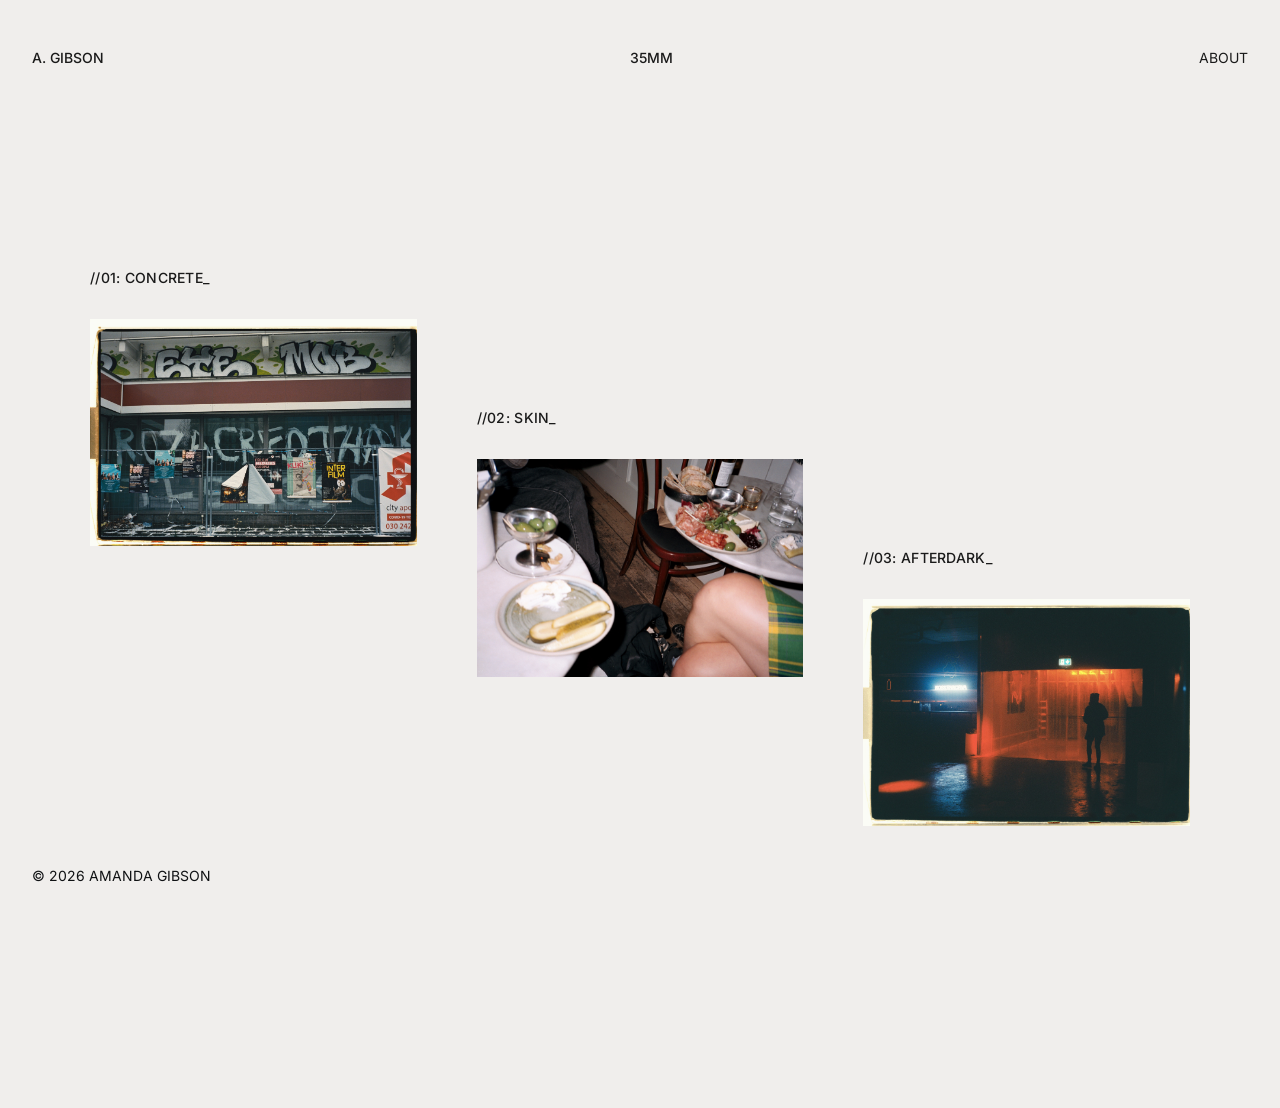
<file: index.html>
<!doctype html>
<html lang="en">
  <head>
    <meta charset="UTF-8" />
    <meta name="viewport" content="width=device-width, initial-scale=1.0" />
    <link rel="stylesheet" href="styles.css" />
    <title>35MM | A. GIBSON</title>
  </head>
  <body>
    <header class="site-header">
      <div class="brand">A. GIBSON</div>
      <div class="brand">35mm</div>
      <nav class="nav">
        <a class="about-link" href="/about.html">About</a>
      </nav>
    </header>

    <main class="image-gallery">
      <div class="gallery-container">
        <a class="collection-item" href="/work/concrete.html">
          <p class="collection-name">//01: Concrete_</p>
          <img
            class="collection-image"
            src="/images/concrete/overwritten.JPG"
            alt="Graffiti on a building facade in Berlin"
          />
          <div class="image-caption">
            <p class="title">the setting</p>
            <p class="subtitle">Berlin | Stockholm</p>
          </div>
        </a>

        <a class="collection-item" href="/work/skin.html">
          <p class="collection-name">//02: Skin_</p>
          <img
            class="collection-image"
            src="/images/skin/tables.jpg"
            alt="Tables with food and wine in a restaurant"
          />
          <div class="image-caption">
            <p class="title">the life</p>
            <p class="subtitle">Södermalm</p>
          </div>
        </a>

        <a class="collection-item" href="/work/afterdark.html">
          <p class="collection-name">//03: AfterDark_</p>
          <img
            class="collection-image"
            src="/images/afterdark/within-cells-interlinked.JPG"
            alt="The silhouette of a person illuminated by a red light in a dark room"
          />
          <div class="image-caption">
            <p class="title">the aftermath</p>
            <p class="subtitle">Stockholm | Södermalm</p>
          </div>
        </a>
      </div>
    </main>

    <footer class="site-footer">
      <div class="container">
        <p>&copy; 2026 Amanda Gibson</p>
      </div>
    </footer>
  </body>
</html>
</file>
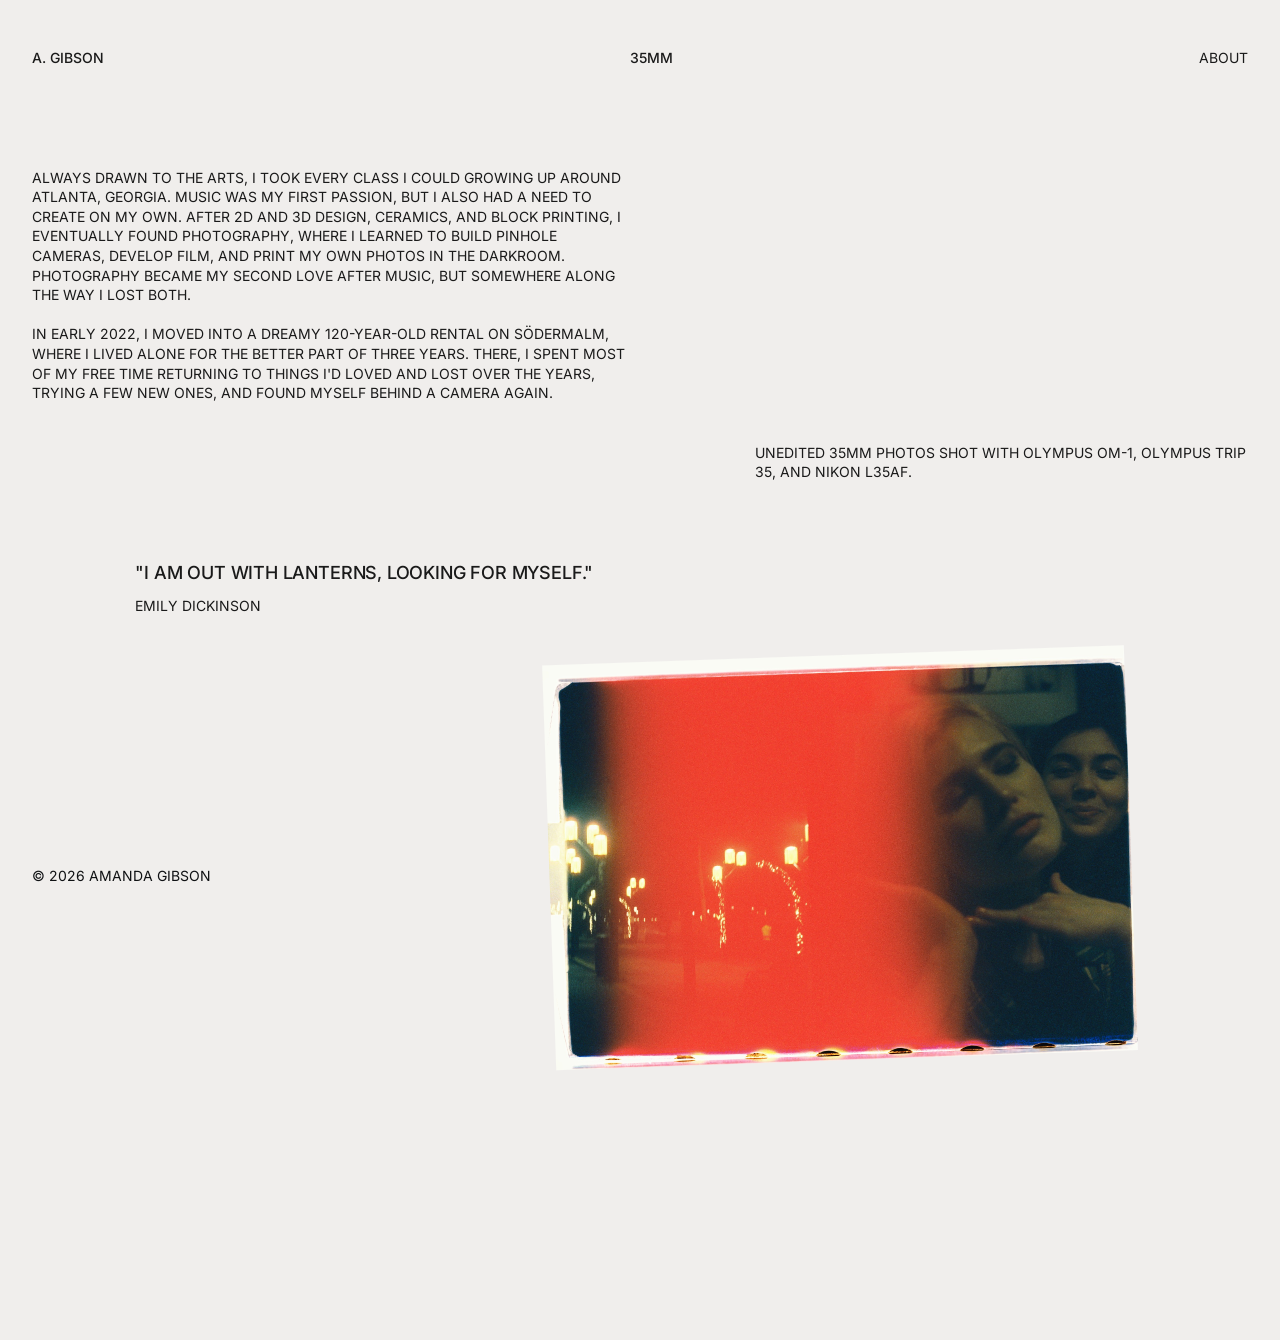
<file: about.html>
<!doctype html>
<html lang="en">
  <head>
    <meta charset="UTF-8" />
    <meta name="viewport" content="width=device-width, initial-scale=1.0" />
    <link rel="stylesheet" href="styles.css" />
    <title>ABOUT | A. GIBSON</title>
  </head>
  <body>
    <header class="site-header">
      <a class="brand" href="/index.html">A. GIBSON</a>
      <div class="brand">35mm</div>
      <nav class="nav">
        <a class="about-link" href="/about.html">About</a>
      </nav>
    </header>
    <main class="about">
      <div class="about-bio">
        <p>
          Always drawn to the arts, I took every class I could growing up around
          Atlanta, Georgia. Music was my first passion, but I also had a need to
          create on my own. After 2D and 3D design, ceramics, and block
          printing, I eventually found photography, where I learned to build
          pinhole cameras, develop film, and print my own photos in the
          darkroom. Photography became my second love after music, but somewhere
          along the way I lost both.
        </p>
        <p>
          In early 2022, I moved into a dreamy 120-year-old rental on Södermalm,
          where I lived alone for the better part of three years. There, I spent
          most of my free time returning to things I'd loved and lost over the
          years, trying a few new ones, and found myself behind a camera again.
        </p>
      </div>

      <blockquote class="about-quote">
        <p>"I am out with lanterns, looking for myself."</p>
        <footer>Emily Dickinson</footer>
      </blockquote>

      <p class="about-gear">
        Unedited 35mm photos shot with Olympus OM-1, Olympus Trip 35, and Nikon
        L35AF.
      </p>

      <figure class="about-photo">
        <img
          class="collection-image"
          src="/images/afterdark/lightleaks.JPG"
          alt="Lightleaks"
        />
      </figure>
    </main>

    <footer class="site-footer">
      <div class="container">
        <p>&copy; 2026 Amanda Gibson</p>
      </div>
    </footer>
  </body>
</html>
</file>
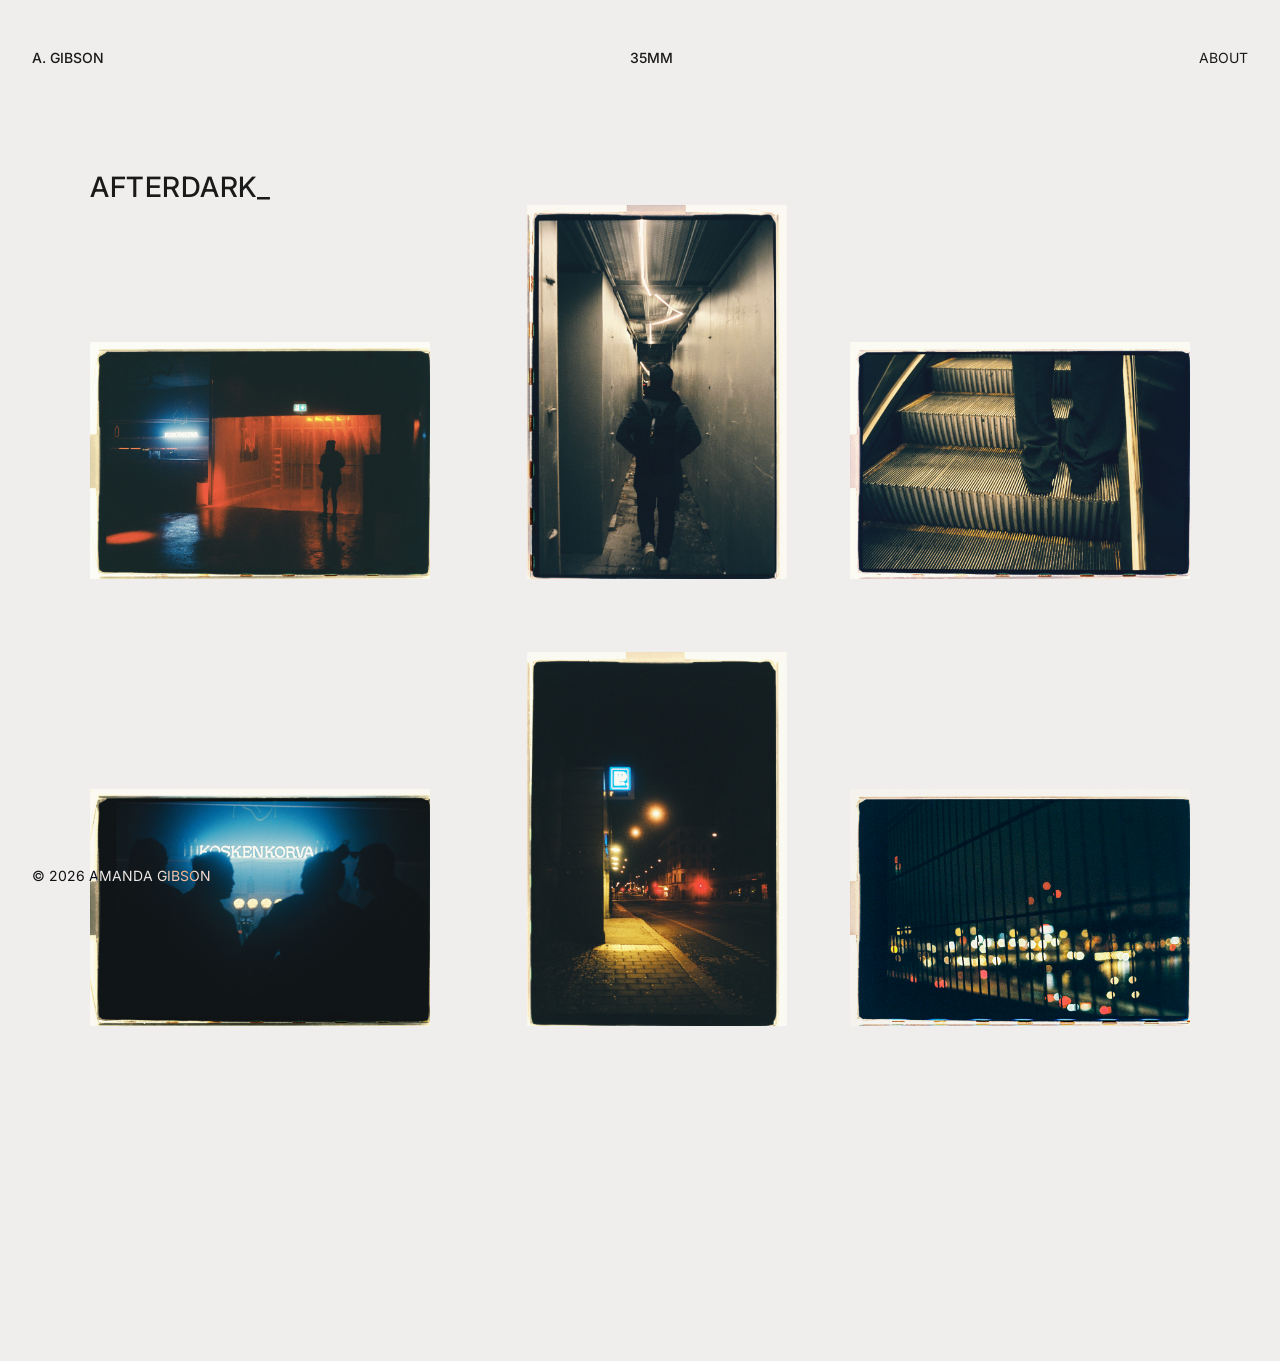
<file: work/afterdark.html>
<!doctype html>
<html lang="en">
  <head>
    <meta charset="UTF-8" />
    <meta name="viewport" content="width=device-width, initial-scale=1.0" />
    <link rel="stylesheet" href="/styles.css" />
    <title>Afterdark_ | A. GIBSON</title>
  </head>
  <body>
    <header class="site-header">
      <a class="brand" href="/index.html">A. GIBSON</a>
      <div class="brand">35mm</div>
      <nav class="nav">
        <a class="about-link" href="/about.html">About</a>
      </nav>
    </header>

    <main class="image-gallery image-gallery--collection">
      <h1 class="collection-name">Afterdark_</h1>

      <div class="gallery-container">
        <figure class="collection-photo">
          <img
            class="collection-image"
            src="/images/afterdark/within-cells-interlinked.JPG"
            alt="The silhouette of a person illuminated by a red light in a dark room"
          />
          <div class="image-caption">
            <p class="location">Stockholm</p>
            <p class="details">Kodak Portra 400 | Olympus Trip 35</p>
          </div>
        </figure>

        <figure class="collection-photo">
          <img
            class="collection-image collection-image--landscape"
            src="/images/afterdark/passage.JPG"
            alt="A person walking through a passageway with their back to you"
          />
          <div class="image-caption">
            <p class="location">Stockholm</p>
            <p class="details">Kodak Portra 400 | Olympus Trip 35</p>
          </div>
        </figure>

        <figure class="collection-photo">
          <img
            class="collection-image"
            src="/images/afterdark/ascent.JPG"
            alt="The back of a persons pants and shoes on an escalator"
          />
          <div class="image-caption">
            <p class="location">Stockholm</p>
            <Kodak class="details">Kodak Portra 400 | Olympus Trip 35</p>
          </div>
        </figure>

        <figure class="collection-photo">
          <img
            class="collection-image"
            src="/images/afterdark/koskenkorva.JPG"
            alt="Sillouettes illuminated in a dark room by a blue Koskenkorva sign"
          />
          <div class="image-caption">
            <p class="location">Stockholm</p>
            <p class="details">Kodak Portra 400 | Olympus Trip 35</p>
          </div>
        </figure>

        <figure class="collection-photo">
          <img
            class="collection-image collection-image--landscape"
            src="/images/afterdark/propavan.JPG"
            alt="An empty, dark, city street illuminated by a parking garage sign and streetlights"
          />
          <div class="image-caption">
            <p class="location">Södermalm</p>
            <p class="details">Kodak Portra 400 | Olympus Trip 35</p>
          </div>
        </figure>

        <figure class="collection-photo">
          <img
            class="collection-image"
            src="/images/afterdark/between-hours.jpg"
            alt="The blurry lights of a city skyline behind a chainlink fence."
          />
          <div class="image-caption">
            <p class="location">Södermalm</p>
            <p class="details">Kodak Portra 400 | Olympus OM-1</p>
          </div>
        </figure>
      </div>
    </main>

    <footer class="site-footer">
      <div class="container">
        <p>&copy; 2026 Amanda Gibson</p>
      </div>
    </footer>
  </body>
</html>
</file>
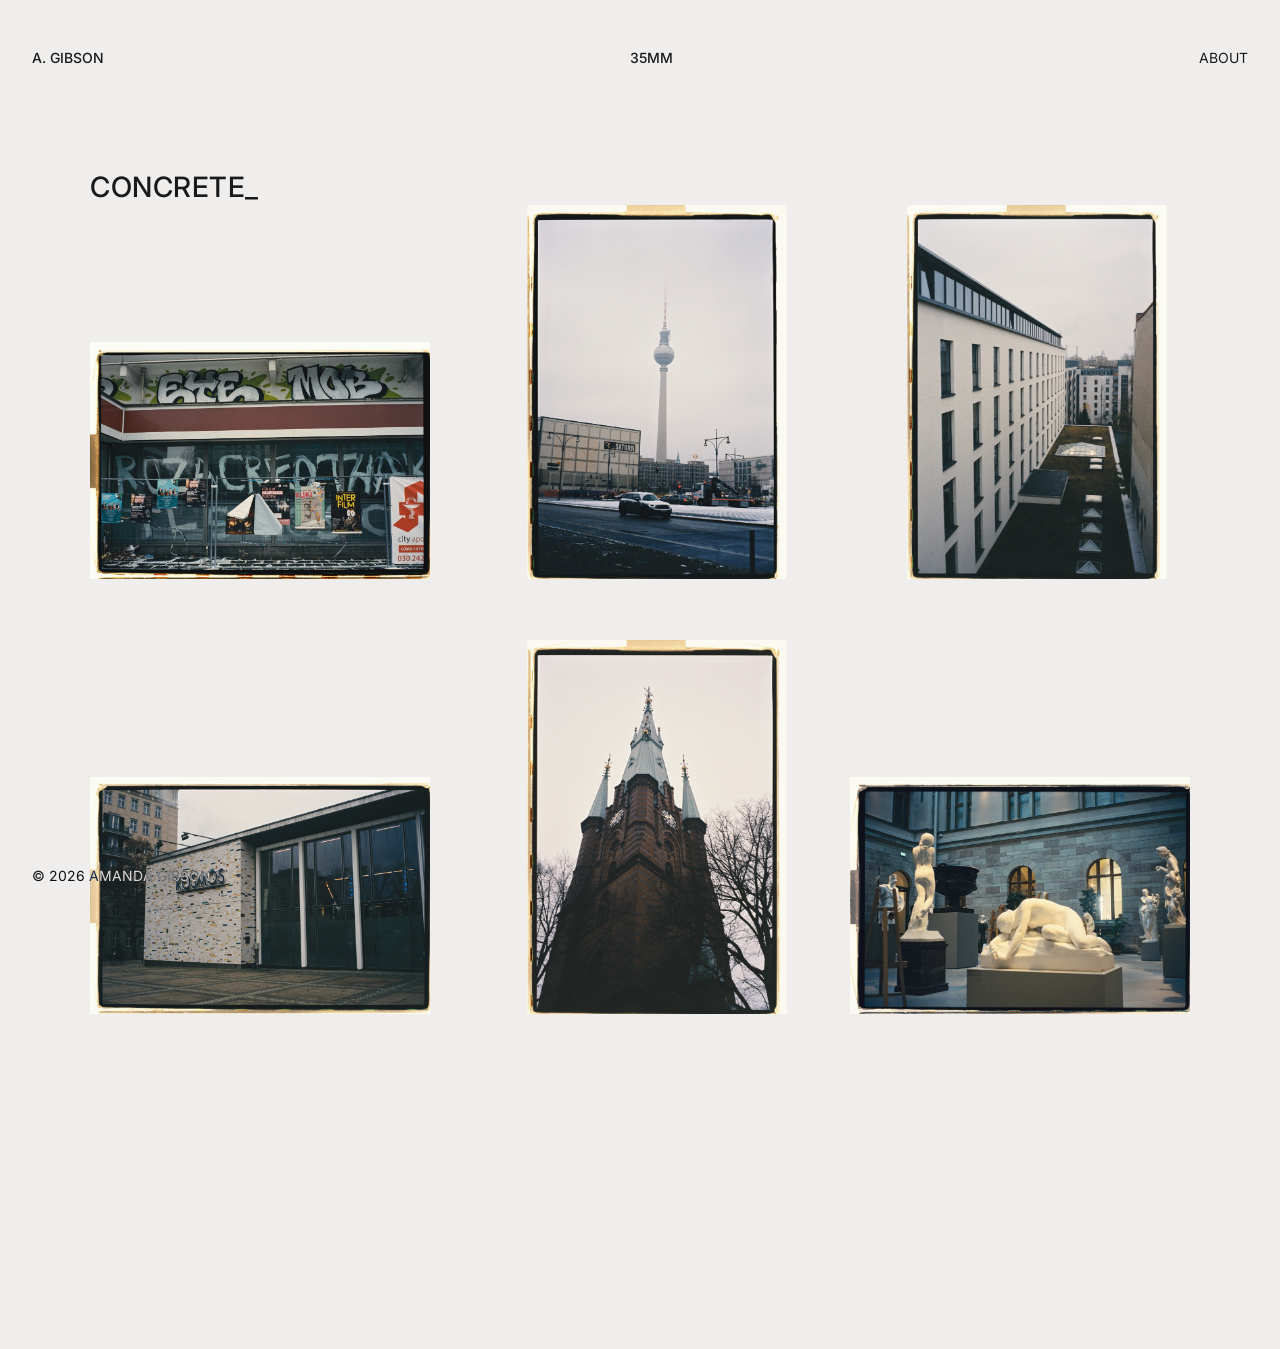
<file: work/concrete.html>
<!doctype html>
<html lang="en">
  <head>
    <meta charset="UTF-8" />
    <meta name="viewport" content="width=device-width, initial-scale=1.0" />
    <link rel="stylesheet" href="/styles.css" />
    <title>Concrete_ | A. GIBSON</title>
  </head>
  <body>
    <header class="site-header">
      <a class="brand" href="/index.html">A. GIBSON</a>
      <div class="brand">35mm</div>
      <nav class="nav">
        <a class="about-link" href="/about.html">About</a>
      </nav>
    </header>

    <main class="image-gallery image-gallery--collection">
      <h1 class="collection-name">Concrete_</h1>
      <div class="gallery-container">
        <figure class="collection-photo">
          <img
            class="collection-image"
            src="/images/concrete/overwritten.JPG"
            alt="Graffiti on a building facade in Berlin"
          />
          <div class="image-caption">
            <p class="location">Berlin</p>
            <p class="details">Kodak Portra 400 | Olympus Trip 35</p>
          </div>
        </figure>

        <figure class="collection-photo">
          <img
            class="collection-image collection-image--landscape"
            src="/images/concrete/fernsehturm.JPG"
            alt="Fernsehturm tower in Berlin"
          />
          <div class="image-caption">
            <p class="location">Berlin</p>
            <p class="details">Kodak Portra 400 | Olympus Trip 35</p>
          </div>
        </figure>

        <figure class="collection-photo">
          <img
            class="collection-image collection-image--landscape"
            src="/images/concrete/repetition.JPG"
            alt="A view of a building with repeating windows in Berlin"
          />
          <div class="image-caption">
            <p class="location">Berlin</p>
            <p class="details">Kodak Portra 400 | Olympus Trip 35</p>
          </div>
        </figure>

        <figure class="collection-photo">
          <img
            class="collection-image"
            src="/images/concrete/kosmos.JPG"
            alt="The Kosmos building facade in Berlin"
          />
          <div class="image-caption">
            <p class="location">Berlin</p>
            <p class="details">Kodak Portra 400 | Olympus Trip 35</p>
          </div>
        </figure>

        <figure class="collection-photo">
          <img
            class="collection-image collection-image--landscape"
            src="/images/concrete/spire.JPG"
            alt="A church spire in Stockholm with barren trees in the foreground"
          />
          <div class="image-caption">
            <p class="location">Stockholm</p>
            <p class="details">Kodak Portra 400 | Olympus Trip 35</p>
          </div>
        </figure>

        <figure class="collection-photo">
          <img
            class="collection-image"
            src="/images/concrete/carved.JPG"
            alt="The statue garden inside Stockholms Nationalmuseum"
          />
          <div class="image-caption">
            <p class="location">Stockholm</p>
            <p class="details">Kodak Portra 400 | Olympus Trip 35</p>
          </div>
        </figure>
      </div>
    </main>

    <footer class="site-footer">
      <div class="container">
        <p>&copy; 2026 Amanda Gibson</p>
      </div>
    </footer>
  </body>
</html>
</file>
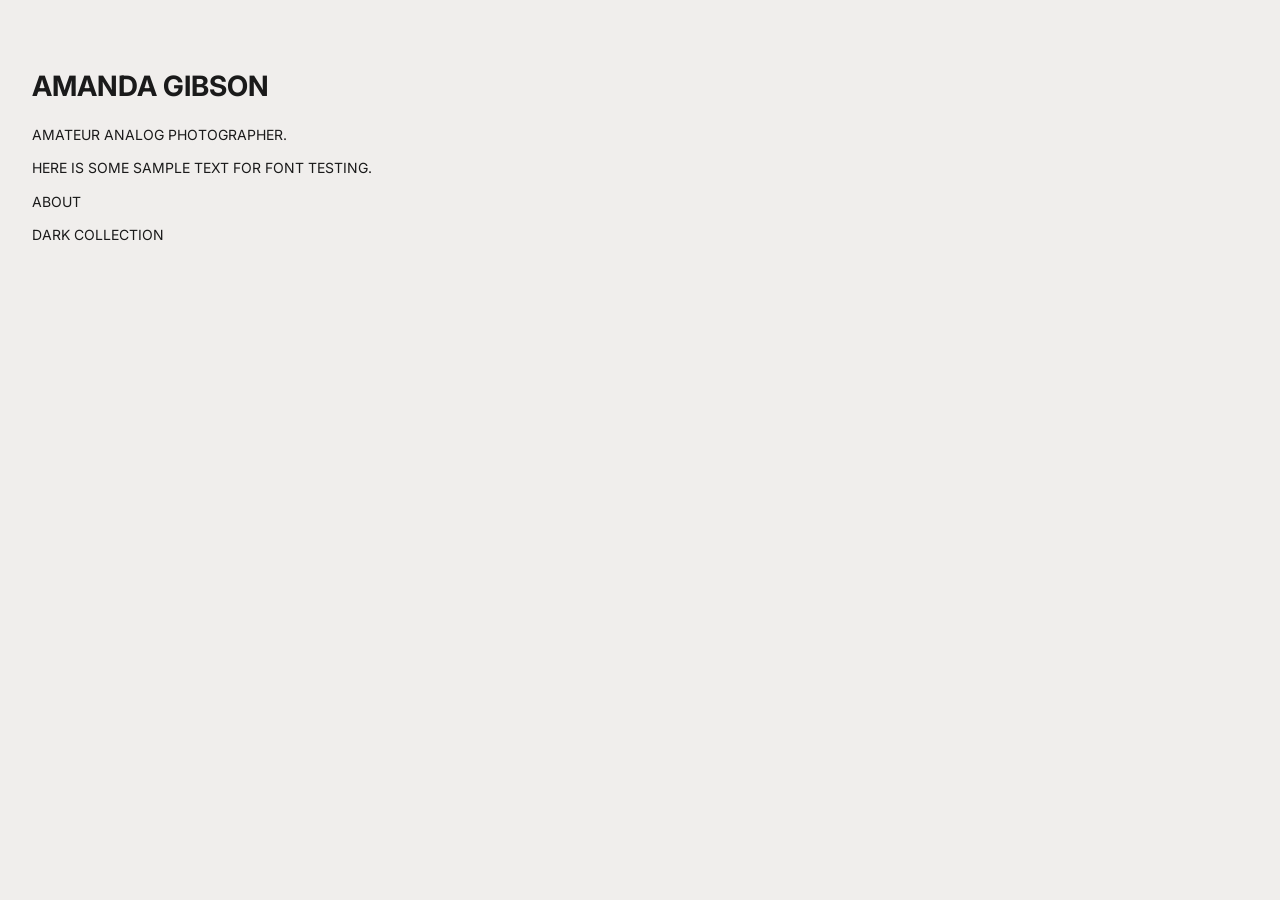
<file: work/dark.html>
<!doctype html>
<html lang="en">
  <head>
    <meta charset="UTF-8" />
    <meta name="viewport" content="width=device-width, initial-scale=1.0" />
    <link rel="stylesheet" href="/styles.css" />
    <title>Amanda Gibson | 35mm</title>
  </head>
  <body>
    <header class="site-header">
      <div class="header-container">
        <h1>Amanda Gibson</h1>
        <p>Amateur Analog Photographer.</p>
        <p>Here is some sample text for font testing.</p>
        <nav class="nav">
          <a class="about-link" href="/about.html">About</a>
        </nav>
      </div>
    </header>
    <p>Dark Collection</p>
  </body>
</html>
</file>
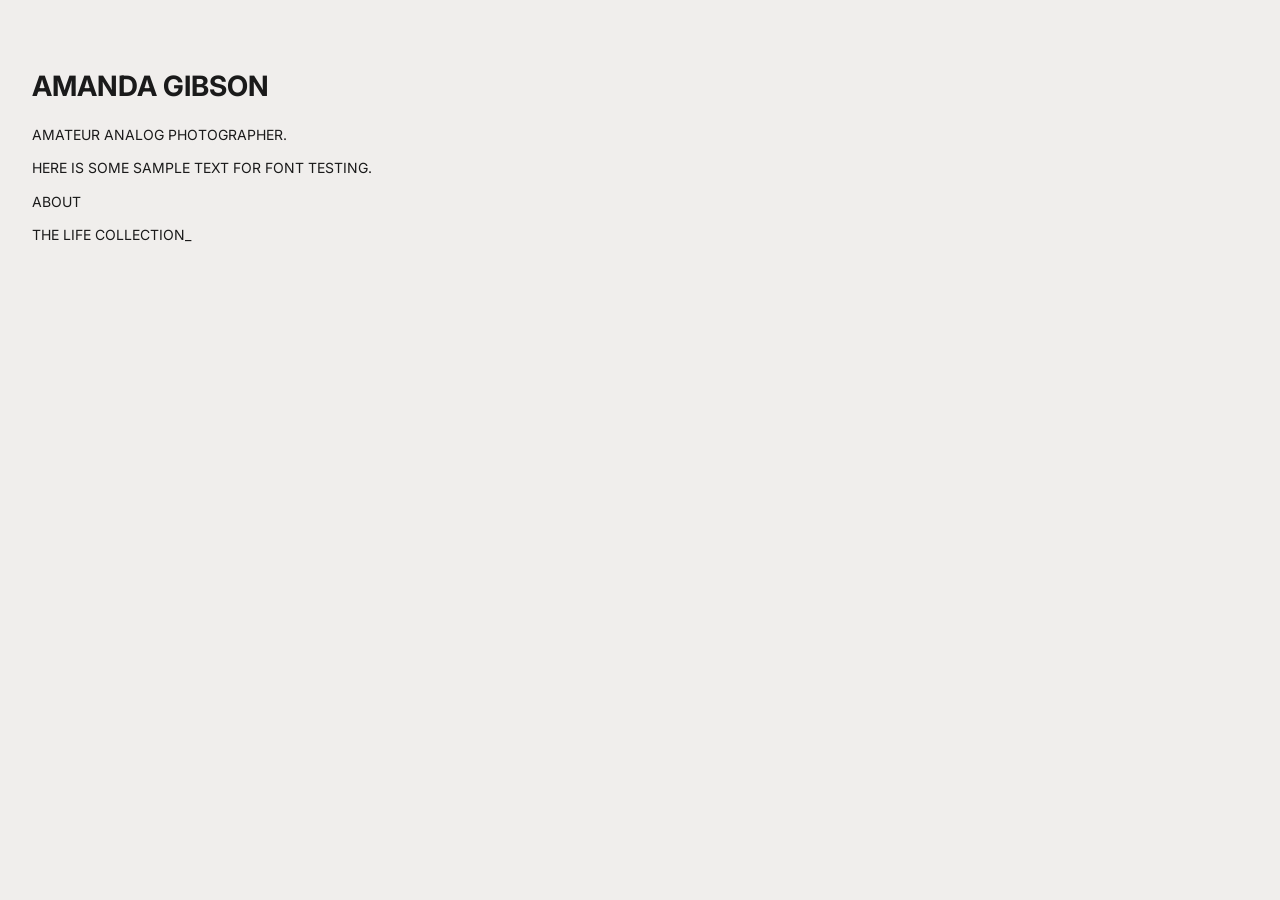
<file: work/life.html>
<!doctype html>
<html lang="en">
  <head>
    <meta charset="UTF-8" />
    <meta name="viewport" content="width=device-width, initial-scale=1.0" />
    <link rel="stylesheet" href="/styles.css" />
    <title>Amanda Gibson | 35mm</title>
  </head>
  <body>
    <header class="site-header">
      <div class="header-container">
        <h1>Amanda Gibson</h1>
        <p>Amateur Analog Photographer.</p>
        <p>Here is some sample text for font testing.</p>
        <nav class="nav">
          <a class="about-link" href="/about.html">About</a>
        </nav>
      </div>
    </header>
    <p>The Life Collection_</p>
  </body>
</html>
</file>
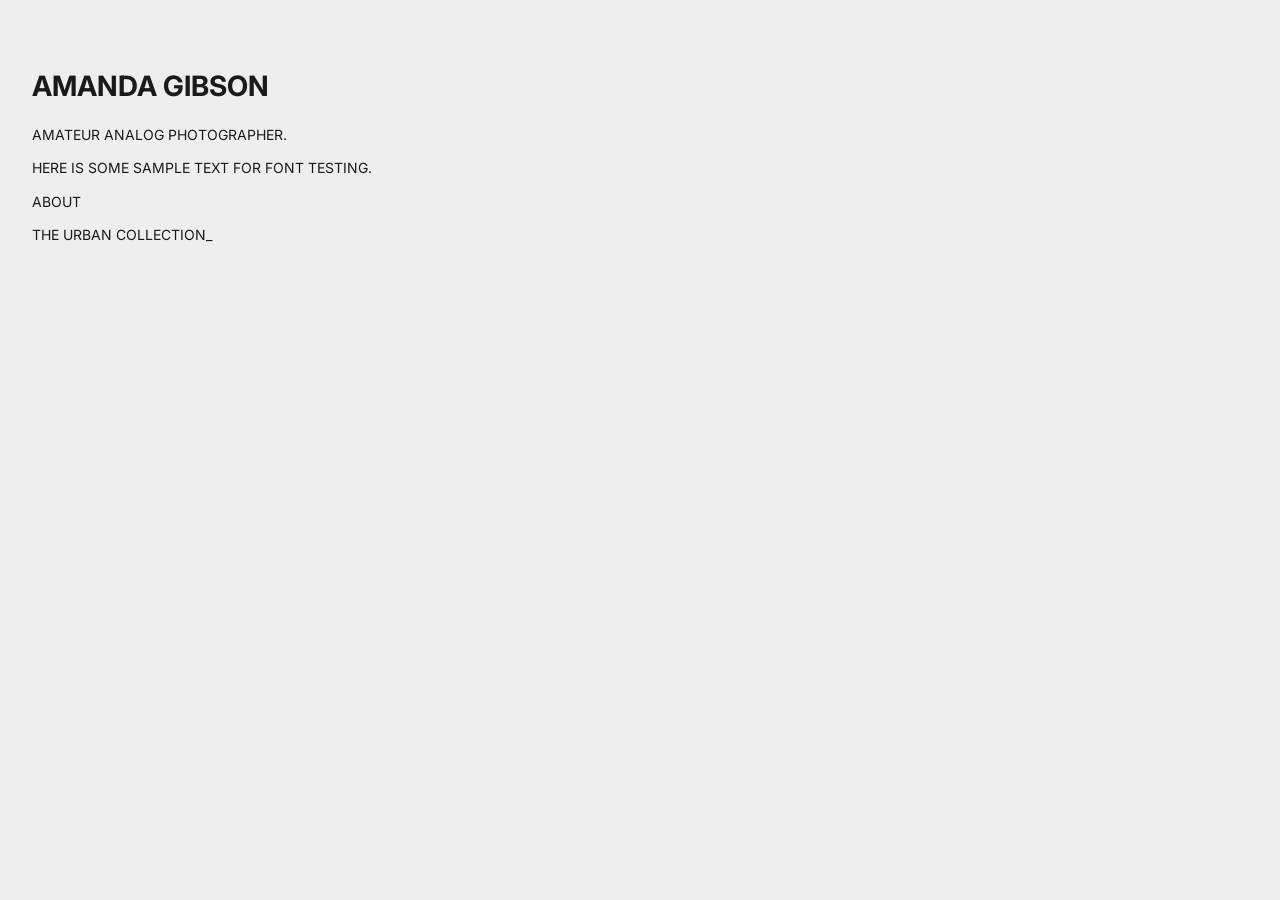
<file: work/urban.html>
<!doctype html>
<html lang="en">
  <head>
    <meta charset="UTF-8" />
    <meta name="viewport" content="width=device-width, initial-scale=1.0" />
    <link rel="stylesheet" href="/styles.css" />
    <title>Amanda Gibson | 35mm</title>
  </head>
  <body>
    <header class="site-header">
      <div class="header-container">
        <h1>Amanda Gibson</h1>
        <p>Amateur Analog Photographer.</p>
        <p>Here is some sample text for font testing.</p>
        <nav class="nav">
          <a class="about-link" href="/about.html">About</a>
        </nav>
      </div>
    </header>
    <p>The Urban Collection_</p>
  </body>
</html>
</file>
<file: styles.css>
@import url("https://fonts.googleapis.com/css2?family=Inter:wght@400;500&display=swap");

:root {
  --bg: #f0eeec;
  --ink: #1a1a1a;
}

* {
  box-sizing: border-box;
}

body {
  margin: 0;
  background: var(--bg);
  color: var(--ink);
  font-family:
    "Inter",
    -apple-system,
    BlinkMacSystemFont,
    sans-serif;
  font-size: 14px;
  text-transform: uppercase;
  line-height: 1.4;
  padding: 48px 32px 80px;
}

/* HEADER */
.site-header {
  display: flex;
  justify-content: space-between;
  align-items: baseline;
}

.site-header .brand {
  font-weight: 500;
  color: inherit;
  text-decoration: none;
}

/* NAV BAR */
.site-header nav {
  display: flex;
  gap: 24px;
}

.site-header nav a {
  color: var(--ink);
  text-decoration: none;
}

.site-header nav a:hover {
  text-decoration: underline;
  text-underline-offset: 3px;
}

/* IMAGE GALLERIES */
.image-gallery {
  max-width: 1100px;
  margin: 0 auto;
  padding: 100px 0 200px;
}

.gallery-container {
  max-width: 1100px;
  display: grid;
  grid-template-columns: repeat(3, 1fr);
  gap: 40px;
}

.collection-item {
  display: block;
  color: inherit;
  text-decoration: none;
}

.collection-name {
  font-weight: 500;
  letter-spacing: 0.02em;
  margin: 0 0 12px;
}

.collection-image {
  width: 100%;
  /* aspect-ratio: 4 / 5; */
  object-fit: contain;
  background: var(--bg);
  display: block;
  /* object-position: center bottom; */
}

/* COLLECTION GALLERIES MODIFIERS*/
.image-gallery--collection .collection-image {
  aspect-ratio: 1 / 1;
  object-position: center bottom;
  object-fit: contain;
}

.image-gallery--collection .collection-image--landscape {
  transform: scale(1.1);
  transform-origin: left bottom;
}

/* INTRO GALLERY STAGGER (index.html only) */
.gallery-container:has(> .collection-item) {
  grid-auto-rows: 140px;
  gap: 0px 60px;
  object-position: center top;
}

.gallery-container > .collection-item:nth-child(1) {
  grid-column: 1;
  grid-row: 1 / span 2;
}

.gallery-container > .collection-item:nth-child(2) {
  grid-column: 2;
  grid-row: 2 / span 2;
}

.gallery-container > .collection-item:nth-child(3) {
  grid-column: 3;
  grid-row: 3 / span 2;
}

/* index only: extra top space */
.image-gallery:has(.collection-item) {
  padding-top: 200px;
}

/* IMAGE TEXT/CAPTIONS */
.image-caption {
  margin-top: 14px;
}

.collection-photo:hover .image-caption,
.collection-item:hover .image-caption {
  opacity: 1;
  visibility: visible;
}

.image-caption .location,
.title {
  text-transform: uppercase;
  font-weight: 500;
  letter-spacing: 0.02em;
  margin: 0;
}

.image-caption .details,
.subtitle {
  margin: 2px 0 0;
}

.image-gallery .collection-name {
  margin: 0 0 32px;
  display: block;
}

.site-footer {
  position: fixed;
  bottom: 0;
  width: 100%;
  /* text color inversion for dark backgrounds  */
  color: #fff;
  mix-blend-mode: difference;
  z-index: 10;
}

/* COLLECTION GALLERIES */
.collection-photo {
  margin: 0;
}

/* ABOUT PAGE */
.about {
  display: grid;
  grid-template-columns: repeat(12, 1fr);
  column-gap: 24px;
  row-gap: 40px;
  padding: 100px 0 200px;
}

.about p {
  margin: 0;
}

.about-bio {
  grid-column: 1 / 7;
  grid-row: 1;
}

.about-gear {
  grid-column: 8 / 13;
  grid-row: 2;
}

.about-photo {
  grid-column: 6 / 12;
  grid-row: 5 / span 3;
  margin: 0;
  min-width: 0; /* lets the grid column shrink below the image's natural width */
  transform: rotate(-2deg);
}

.about-photo img {
  max-height: 45dvh;
  max-width: 100%; /* never wider than its column */
  width: auto;
}

.about-quote {
  grid-column: 2 / 7;
  grid-row: 4;
  margin: 0;
}

.about-quote p {
  font-size: 18px;
  line-height: 1.2;
  font-weight: 500;
  letter-spacing: -0.01em;
}

.about-quote footer {
  margin-top: 12px;
}

.about-bio p + p {
  margin-top: 1.4em;
}

/* ---------- TABLET (up to 900px) ---------- */
@media (max-width: 900px) {
  body {
    padding: 32px 24px 60px;
  }

  .image-gallery,
  .about {
    padding: 60px 0 120px;
  }

  .image-gallery:has(.collection-item) {
    padding-top: 100px; /* index */
  }

  /* collections: 2 columns instead of 3 */
  .image-gallery--collection .gallery-container {
    grid-template-columns: repeat(2, 1fr);
    gap: 24px;
  }

  /* the scale-up would overflow the narrower columns */
  .image-gallery--collection .collection-image--landscape {
    transform: none;
  }
}

/* ---------- PHONE (up to 600px) ---------- */
@media (max-width: 600px) {
  body {
    padding: 24px 20px 40px;
  }

  .image-gallery {
    padding: 40px 0 60px;
  }

  .image-gallery:has(.collection-item) {
    padding-top: 60px;
  }

  /* INDEX: drop the stagger, stack the three collections */
  .gallery-container:has(> .collection-item) {
    grid-template-columns: 1fr;
    grid-auto-rows: auto;
    gap: 40px;
  }

  .gallery-container > .collection-item:nth-child(n) {
    grid-column: auto;
    grid-row: auto;
  }

  /* COLLECTIONS: one column, photos at their natural shape */
  .image-gallery--collection .gallery-container {
    grid-template-columns: 1fr;
    gap: 32px;
  }

  .image-gallery--collection .collection-image {
    aspect-ratio: auto;
  }

  /* ABOUT: single column, photo still a little off-kilter */
  .about {
    display: flex;
    flex-direction: column;
    gap: 32px;
    padding: 40px 0 60px;
  }

  .about-photo {
    width: 90%;
    margin-left: auto;
  }

  .about-photo img {
    width: 100%;
    max-height: none;
  }

  /* FOOTER: scroll with the page instead of floating over photos */
  .site-footer {
    position: static;
    color: var(--ink);
    mix-blend-mode: normal;
  }
}

/* hide captions until hover, desktop-sized screens that can hover */
@media (hover: hover) and (min-width: 901px) {
  .image-caption {
    opacity: 0;
    visibility: hidden;
    transition:
      opacity 0.3s ease,
      visibility 0.3s ease;
  }
}
</file>
